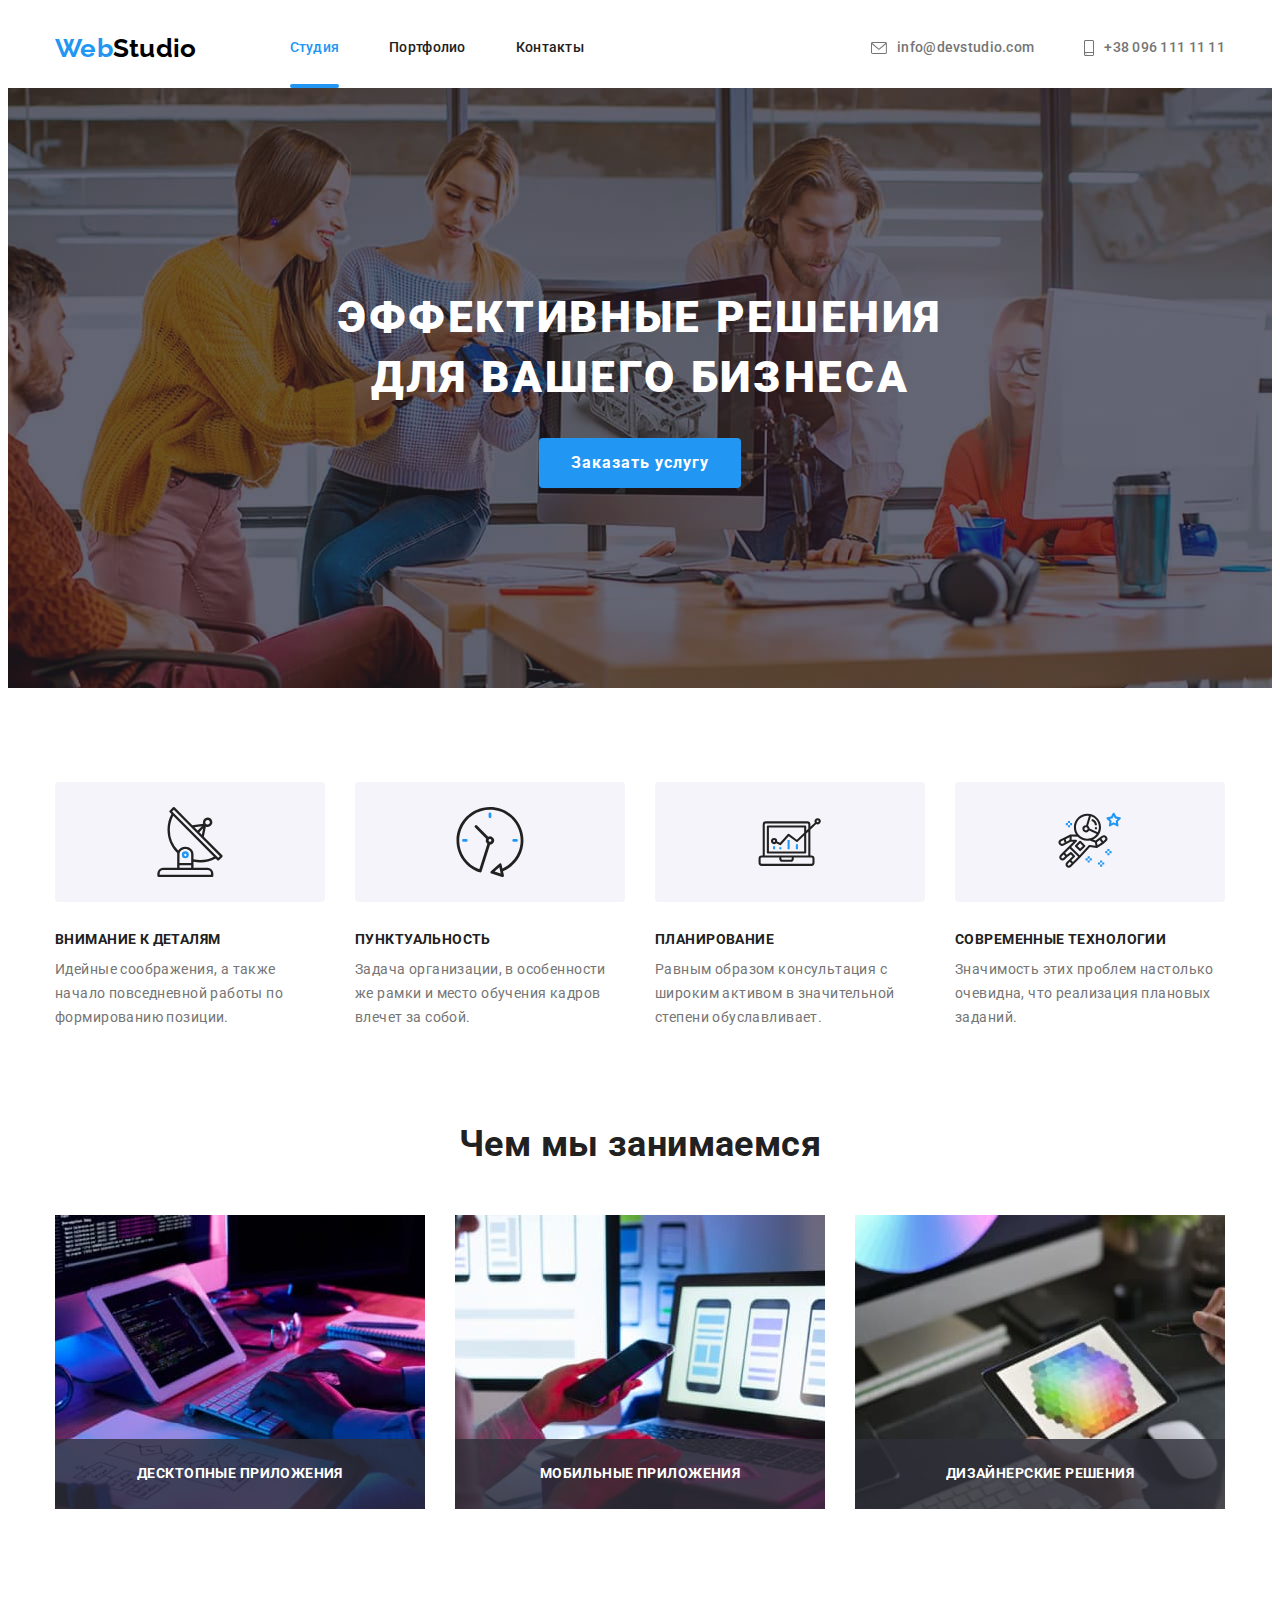
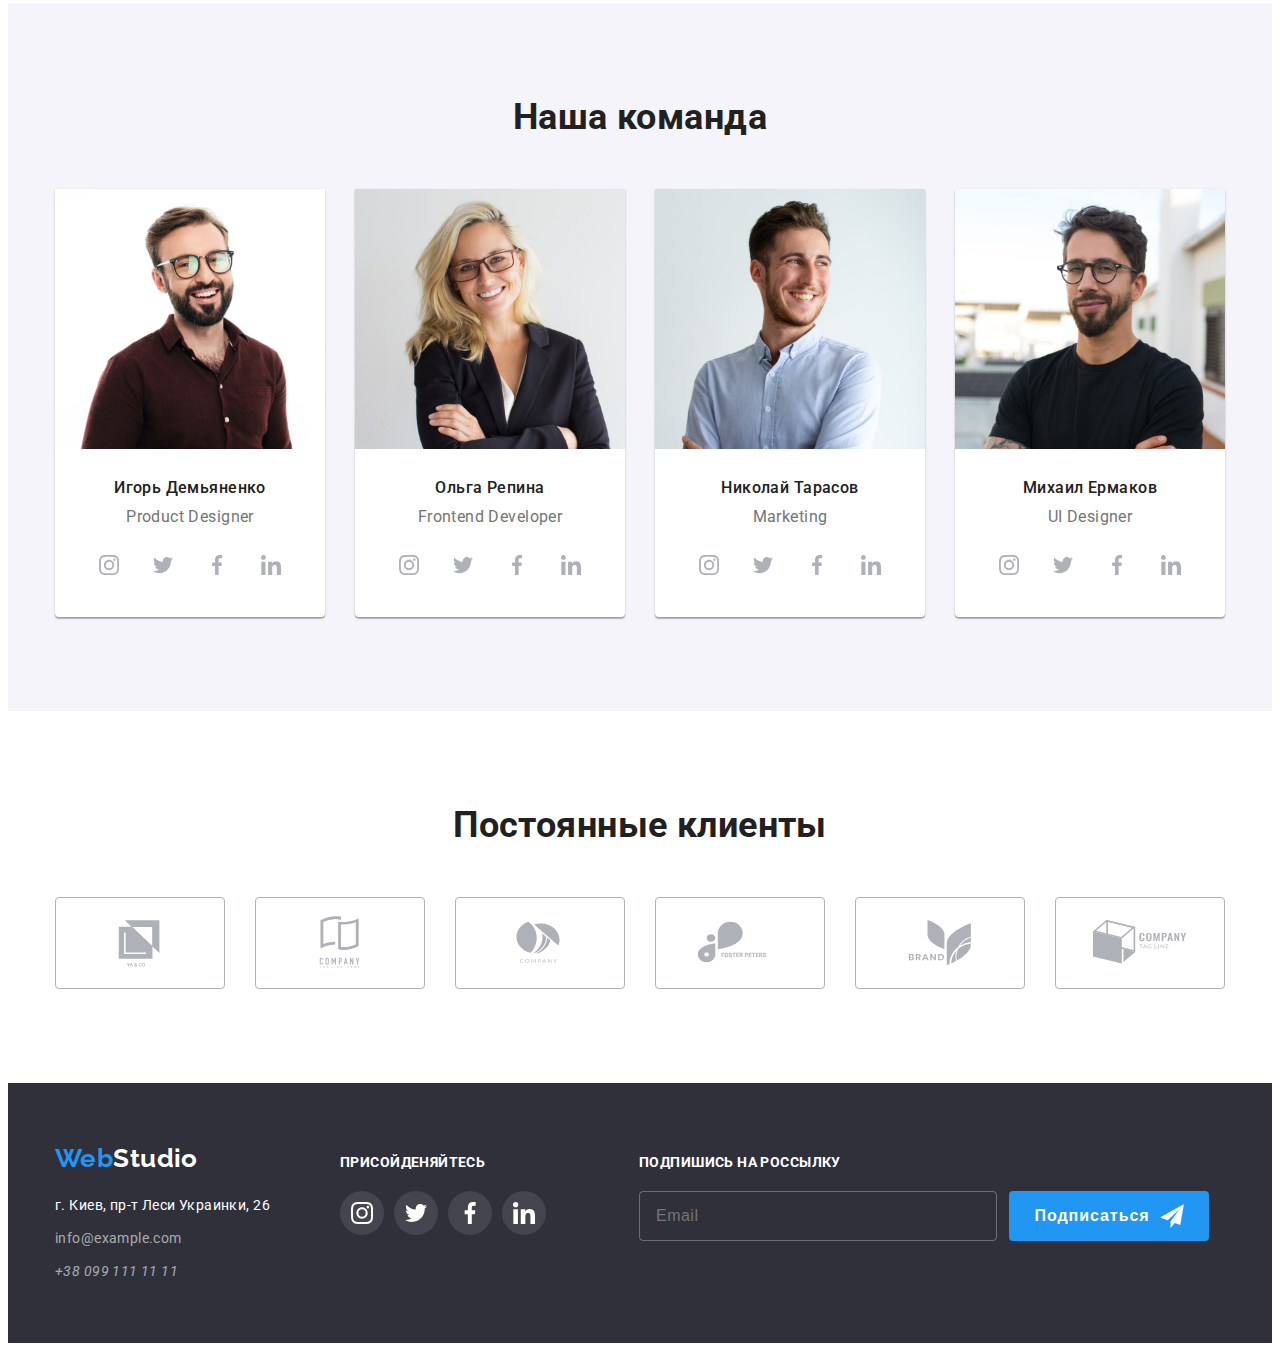
<file: index.html>
<!DOCTYPE html>
<html lang="ru">
	<head>
		<meta charset="UTF-8" />
		<meta http-equiv="X-UA-Compatible" content="IE=edge" />
		<meta name="viewport" content="width=device-width, initial-scale=1.0" />
		<title>WebStudio</title>
		<link rel="preconnect" href="https://fonts.googleapis.com" />
		<link rel="preconnect" href="https://fonts.gstatic.com" crossorigin />
		<link
			rel="stylesheet"
			href="https://cdnjs.cloudflare.com/ajax/libs/modern-normalize/1.1.0/modern-normalize.min.css"
			integrity="sha512-wpPYUAdjBVSE4KJnH1VR1HeZfpl1ub8YT/NKx4PuQ5NmX2tKuGu6U/JRp5y+Y8XG2tV+wKQpNHVUX03MfMFn9Q=="
			crossorigin="anonymous"
			referrerpolicy="no-referrer"
		/>
		<link
			href="https://fonts.googleapis.com/css2?family=Raleway:wght@700&family=Roboto:wght@400;500;700;900&display=swap"
			rel="stylesheet"
		/>
		<link rel="stylesheet" href="./css/styles.css" />
	</head>
	<body>
		<!------------------- header --------------------->
		<header class="header">
			<div class="header-container container">
				<nav class="header-nav header-container">
					<a href="./index.html" class="header-logo logo link" lang="en"><span class="logo-part">Web</span>Studio</a>
					<ul class="header-list list header-container">
						<li class="header-item">
							<a href="./index.html" class="header-link header link accent current">Студия</a>
						</li>
						<li class="header-item">
							<a href="./portfolio.html" class="header-link header link accent">Портфолио</a>
						</li>
						<li class="header-item">
							<a href="" class="header-link header link accent">Контакты</a>
						</li>
					</ul>
				</nav>
				<ul class="header-address list header-container">
					<li class="header-contact">
						<a href="mailto:info@devstudio.com" class="header-mail header link accent">
							<svg class="mail-logo icon" width="16" height="12">
								<use href="./images/icon-svg.svg#icon-mail"></use>
							</svg>
							info@devstudio.com
						</a>
					</li>
					<li class="header-contact">
						<a href="tel:+380961111111" class="header-tel header link accent">
							<svg class="phone-logo icon" width="10" height="16">
								<use href="./images/icon-svg.svg#icon-phone"></use>
							</svg>
							+38 096 111 11 11</a
						>
					</li>
				</ul>
			</div>
		</header>
		<!-------------------- hero --------------------->
		<main>
			<section class="hero">
				<div class="container">
					<!--Эффективные решения для вашего бизнеса-->
					<h1 class="hero-title">Эффективные решения для вашего бизнеса</h1>
					<button type="button" class="hero-button" data-modal-open>Заказать услугу</button>
				</div>
			</section>
			<!-------------------- benefits --------------------->

			<section class="benefits section">
				<!--скрыть при помощи css (скрытый текст)-->
				<div class="container">
					<h2 class="benefits-title visually-hidden">Особенности компании</h2>
					<ul class="benefits-list list">
						<li class="benefits-item">
							<div class="benefits-img">
								<svg class="benefits-icon" width="70" height="70">
									<use href="./images/icon-svg.svg#icon-antenna"></use>
								</svg>
							</div>
							<h3 class="benefits-pre-text">Внимание к деталям</h3>
							<p class="benefits-text">
								Идейные соображения, а также начало повседневной работы по формированию позиции.
							</p>
						</li>
						<li class="benefits-item">
							<div class="benefits-img">
								<svg class="benefits-icon" width="70" height="70">
									<use href="./images/icon-svg.svg#icon-clock"></use>
								</svg>
							</div>
							<h3 class="benefits-pre-text">Пунктуальность</h3>
							<p class="benefits-text">
								Задача организации, в особенности же рамки и место обучения кадров влечет за собой.
							</p>
						</li>
						<li class="benefits-item">
							<div class="benefits-img">
								<svg class="benefits-icon" width="70" height="70">
									<use href="./images/icon-svg.svg#icon-diagram"></use>
								</svg>
							</div>
							<h3 class="benefits-pre-text">Планирование</h3>
							<p class="benefits-text">
								Равным образом консультация с широким активом в значительной степени обуславливает.
							</p>
						</li>
						<li class="benefits-item">
							<div class="benefits-img">
								<svg class="benefits-icon" width="70" height="70">
									<use href="./images/icon-svg.svg#icon-astronaut"></use>
								</svg>
							</div>
							<h3 class="benefits-pre-text">Современные технологии</h3>
							<p class="benefits-text">Значимость этих проблем настолько очевидна, что реализация плановых заданий.</p>
						</li>
					</ul>
				</div>
			</section>
			<!-------------------- inform --------------------->
			<section class="inform section">
				<div class="container">
					<h2 class="inform-title title">Чем мы занимаемся</h2>
					<ul class="inform-list list">
						<li class="inform-item">
							<div class="inform-img-thumb">
								<img src="./images/img.jpg" alt="написание кода" width="370" height="294" class="inform-image" />

								<p class="text-inform">Десктопные приложения</p>
							</div>
						</li>
						<li class="inform-item">
							<div class="inform-img-thumb">
								<img
									src="./images/img-second.jpg"
									alt="разработка интерфеса"
									width="370"
									height="294"
									class="inform-image"
								/>
								<p class="text-inform">Мобильные приложения</p>
							</div>
						</li>
						<li class="inform-item">
							<div class="inform-img-thumb">
								<img src="./images/img-3.jpg" alt="дизайн" width="370" height="294" class="inform-image" />
								<p class="text-inform">Дизайнерские решения</p>
							</div>
						</li>
					</ul>
				</div>
			</section>
			<!-------------------- personal --------------------->
			<section class="personal section">
				<div class="container">
					<h2 class="personal-title title">Наша команда</h2>
					<ul class="personal-list">
						<li class="personal-item list">
							<img
								src="./images/ProductDesigner.jpg"
								alt="Product_Designer"
								width="270"
								height="260"
								class="personal-image"
							/>
							<div class="card-team">
								<h3 class="personal-name">Игорь Демьяненко</h3>
								<p class="personal-text">Product Designer</p>
								<ul class="personal-soc list">
									<li class="personal-soc-item">
										<a href="" target="blank" rel="nofollow noopener noreferrer" class="personal-soc-link link"
											><svg class="personal-soc-icon">
												<use href="./images/icon-svg.svg#icon-instagram"></use></svg
										></a>
									</li>
									<li class="personal-soc-item">
										<a href="" target="blank" rel="nofollow noopener noreferrer" class="personal-soc-link link"
											><svg class="personal-soc-icon">
												<use href="./images/icon-svg.svg#icon-twitter"></use></svg
										></a>
									</li>
									<li class="personal-soc-item">
										<a href="" target="blank" rel="nofollow noopener noreferrer" class="personal-soc-link link"
											><svg class="personal-soc-icon">
												<use href="./images/icon-svg.svg#icon-facebook"></use></svg
										></a>
									</li>
									<li class="personal-soc-item">
										<a href="" target="blank" rel="nofollow noopener noreferrer" class="personal-soc-link link"
											><svg class="personal-soc-icon">
												<use href="./images/icon-svg.svg#icon-linkedin"></use></svg
										></a>
									</li>
								</ul>
							</div>
						</li>
						<li class="personal-item list">
							<img
								src="./images/FrontendDeveloper.jpg"
								alt="FrontendDeveloper"
								width="270"
								height="260"
								class="personal-image"
							/>
							<div class="card-team">
								<h3 class="personal-name">Ольга Репина</h3>
								<p class="personal-text">Frontend Developer</p>
								<ul class="personal-soc list">
									<li class="personal-soc-item">
										<a href="" target="blank" rel="nofollow noopener noreferrer" class="personal-soc-link link"
											><svg class="personal-soc-icon">
												<use href="./images/icon-svg.svg#icon-instagram"></use></svg
										></a>
									</li>
									<li class="personal-soc-item">
										<a href="" target="blank" rel="nofollow noopener noreferrer" class="personal-soc-link link"
											><svg class="personal-soc-icon">
												<use href="./images/icon-svg.svg#icon-twitter"></use></svg
										></a>
									</li>
									<li class="personal-soc-item">
										<a href="" target="blank" rel="nofollow noopener noreferrer" class="personal-soc-link link"
											><svg class="personal-soc-icon">
												<use href="./images/icon-svg.svg#icon-facebook"></use></svg
										></a>
									</li>
									<li class="personal-soc-item">
										<a href="" target="blank" rel="nofollow noopener noreferrer" class="personal-soc-link link"
											><svg class="personal-soc-icon">
												<use href="./images/icon-svg.svg#icon-linkedin"></use></svg
										></a>
									</li>
								</ul>
							</div>
						</li>
						<li class="personal-item list">
							<img src="./images/Marketing.jpg" alt="Marketing" width="270" height="260" class="personal-image" />
							<div class="card-team">
								<h3 class="personal-name">Николай Тарасов</h3>
								<p class="personal-text">Marketing</p>
								<ul class="personal-soc list">
									<li class="personal-soc-item">
										<a href="" target="blank" rel="nofollow noopener noreferrer" class="personal-soc-link link"
											><svg class="personal-soc-icon">
												<use href="./images/icon-svg.svg#icon-instagram"></use></svg
										></a>
									</li>
									<li class="personal-soc-item">
										<a href="" target="blank" rel="nofollow noopener noreferrer" class="personal-soc-link link"
											><svg class="personal-soc-icon">
												<use href="./images/icon-svg.svg#icon-twitter"></use></svg
										></a>
									</li>
									<li class="personal-soc-item">
										<a href="" target="blank" rel="nofollow noopener noreferrer" class="personal-soc-link link"
											><svg class="personal-soc-icon">
												<use href="./images/icon-svg.svg#icon-facebook"></use></svg
										></a>
									</li>
									<li class="personal-soc-item">
										<a href="" target="blank" rel="nofollow noopener noreferrer" class="personal-soc-link link"
											><svg class="personal-soc-icon">
												<use href="./images/icon-svg.svg#icon-linkedin"></use></svg
										></a>
									</li>
								</ul>
							</div>
						</li>
						<li class="personal-item list">
							<img src="./images/UIDesigner.jpg" alt="UIDesigner" width="270" height="260" class="personal-image" />
							<div class="card-team">
								<h3 class="personal-name">Михаил Ермаков</h3>
								<p class="personal-text">UI Designer</p>
								<ul class="personal-soc list">
									<li class="personal-soc-item">
										<a href="" target="blank" rel="nofollow noopener noreferrer" class="personal-soc-link link"
											><svg class="personal-soc-icon">
												<use href="./images/icon-svg.svg#icon-instagram"></use></svg
										></a>
									</li>
									<li class="personal-soc-item">
										<a href="" target="blank" rel="nofollow noopener noreferrer" class="personal-soc-link link"
											><svg class="personal-soc-icon">
												<use href="./images/icon-svg.svg#icon-twitter"></use></svg
										></a>
									</li>
									<li class="personal-soc-item">
										<a href="" target="blank" rel="nofollow noopener noreferrer" class="personal-soc-link link"
											><svg class="personal-soc-icon">
												<use href="./images/icon-svg.svg#icon-facebook"></use></svg
										></a>
									</li>
									<li class="personal-soc-item">
										<a href="" target="blank" rel="nofollow noopener noreferrer" class="personal-soc-link link"
											><svg class="personal-soc-icon">
												<use href="./images/icon-svg.svg#icon-linkedin"></use></svg
										></a>
									</li>
								</ul>
							</div>
						</li>
					</ul>
				</div>
			</section>
		</main>
		<!-------------------- client --------------------->
		<section class="client-section section">
			<div class="our-client container">
				<h2 class="title-client title">Постоянные клиенты</h2>
				<ul class="list list-client">
					<li class="item-client">
						<a href="" class="link client-link" target="_blank" rel="noreferrer noopener nofollow">
							<svg class="client-icon">
								<use href="./images/icon-svg.svg#icon-yaco"></use>
							</svg>
						</a>
					</li>
					<li class="item-client">
						<a href="" class="link client-link" target="_blank" rel="noreferrer noopener nofollow">
							<svg class="client-icon">
								<use href="./images/icon-svg.svg#icon-tagle-here"></use>
							</svg>
						</a>
					</li>
					<li class="item-client">
						<a href="" class="link client-link" target="_blank" rel="noreferrer noopener nofollow">
							<svg class="client-icon">
								<use href="./images/icon-svg.svg#icon-company"></use>
							</svg>
						</a>
					</li>
					<li class="item-client">
						<a href="" class="link client-link" target="_blank" rel="noreferrer noopener nofollow">
							<svg class="client-icon">
								<use href="./images/icon-svg.svg#icon-foster-peters"></use>
							</svg>
						</a>
					</li>
					<li class="item-client">
						<a href="" class="link client-link" target="_blank" rel="noreferrer noopener nofollow">
							<svg class="client-icon">
								<use href="./images/icon-svg.svg#icon-brend"></use>
							</svg>
						</a>
					</li>
					<li class="item-client">
						<a href="" class="link client-link" target="_blank" rel="noreferrer noopener nofollow">
							<svg class="client-icon">
								<use href="./images/icon-svg.svg#icon-company-tag-line"></use>
							</svg>
						</a>
					</li>
				</ul>
			</div>
		</section>
		<!-------------------- contacts-footer --------------------->
		<footer class="footer">
			<div class="footer-container container">
				<div class="footer-secsion">
					<a href="./index.html" class="footer-logo logo link" lang="en"><span class="logo-part">Web</span>Studio</a>
					<address class="contact-footer">
						<ul class="contact-list list">
							<li class="contact-item">
								<a
									href="https://goo.gl/maps/FX4csDSYSpoSxQZz6"
									target="_blank"
									rel="noopener nofollow noreferrer"
									class="contact-link contact link btn-accent"
								>
									г. Киев, пр-т Леси Украинки, 26
								</a>
							</li>
							<li class="contact-item">
								<a href="mailto:info@example.com" class="contact-mail contact link btn-accent">info@example.com</a>
							</li>
							<li class="contact-item">
								<a href="tel:+380991111111" class="contact-tel contact link btn-accent">+38 099 111 11 11</a>
							</li>
						</ul>
					</address>
				</div>
				<!-------------------- contacts-footer-soc --------------------->
				<div class="contacts-footer-soc">
					<p class="text-footer-soc">Присойденяйтесь</p>
					<ul class="list list-footer-soc">
						<li class="item-footer-soc">
							<a href="" target="_blank" rel="noreferrer nofollow noopener" class="link link-footer-soc">
								<svg class="icon-footer-soc">
									<use href="./images/icon-svg.svg#icon-instagram"></use>
								</svg>
							</a>
						</li>
						<li class="item-footer-soc">
							<a href="" target="_blank" rel="noreferrer nofollow noopener" class="link link-footer-soc">
								<svg class="icon-footer-soc">
									<use href="./images/icon-svg.svg#icon-twitter"></use>
								</svg>
							</a>
						</li>
						<li class="item-footer-soc">
							<a href="" target="_blank" rel="noreferrer nofollow noopener" class="link link-footer-soc">
								<svg class="icon-footer-soc">
									<use href="./images/icon-svg.svg#icon-facebook"></use>
								</svg>
							</a>
						</li>
						<li class="item-footer-soc">
							<a href="" target="_blank" rel="noreferrer nofollow noopener" class="link link-footer-soc">
								<svg class="icon-footer-soc">
									<use href="./images/icon-svg.svg#icon-linkedin"></use>
								</svg>
							</a>
						</li>
					</ul>
				</div>
				<!-------------------- subscription-tg  --------------------->
				<div class="">
					<p class="footer-email-tg">Подпишись на россылку</p>
					<form class="thumb-subscription">
						<input type="email" name="email-telegream" class="subscription-tg" placeholder="Email" />
						<button type="submit" class="button-tg">
							Подписаться<svg class="icon-tg" width="24" height="24">
								<use href="./images/icon-svg.svg#icon-send"></use>
							</svg>
						</button>
					</form>
				</div>
			</div>
		</footer>

		<!-------------------- backdrop --------------------->
		<div class="backdrop is-hidden" data-modal>
			<div class="modal">
				<button type="button" class="icon-close" data-modal-close>
					<svg class="icon-btn" width="18" height="18">
						<use href="./images/icon-svg.svg#icon-close"></use>
					</svg>
				</button>

				<p class="modal-title">Оставьте свои данные, мы вам перезвоним</p>
				<form class="modal-form">
					<div class="input-field">
						<label for="name" class="input-label">Имя</label>
						<div class="input-wrap">
							<input type="text" name="name" class="modal-input" id="name" placeholder="" required />
							<svg class="modal-svg" width="18" height="18">
								<use href="./images/icon-svg.svg#icon-person"></use>
							</svg>
						</div>
					</div>

					<div class="input-field">
						<label for="tel" class="input-label">Телефон</label>
						<div class="input-wrap">
							<input type="tel" name="tel" class="modal-input" id="tel" placeholder="" required />
							<svg class="modal-svg" width="18" height="18">
								<use href="./images/icon-svg.svg#icon-phone"></use>
							</svg>
						</div>
					</div>

					<div class="input-field">
						<label for="email" class="input-label">Почта</label>
						<div class="input-wrap">
							<input type="email" name="mail" class="modal-input" id="email" placeholder="" required />
							<svg class="modal-svg" width="18" height="18">
								<use href="./images/icon-svg.svg#icon-email"></use>
							</svg>
						</div>
					</div>

					<div class="input-field-coment">
						<label for="user-comment" class="input-label">Комментарий</label>
						<textarea
							class="modal-coment label-form input-title"
							id="user-comment"
							placeholder="Ваш комментарий"
						></textarea>
					</div>

					<div class="input-field">
						<input type="checkbox" id="politic" name="politic" class="politic-check" required />
						<label for="politic" class="chek-text">
							<span class="form-frame-icon"
								><svg class="chek-icon" width="16" height="15">
									<use href="/images/icon-svg.svg#icon-check"></use></svg
							></span>
							Соглашаюсь с рассылкой и принимаю
							<a href="#" class="terms-link link">Условия договора</a>
						</label>
					</div>
					<button type="submit" class="form-btn link">Отправить</button>
				</form>
			</div>
		</div>
		<script src="./js/modal.js"></script>
	</body>
</html>
</file>
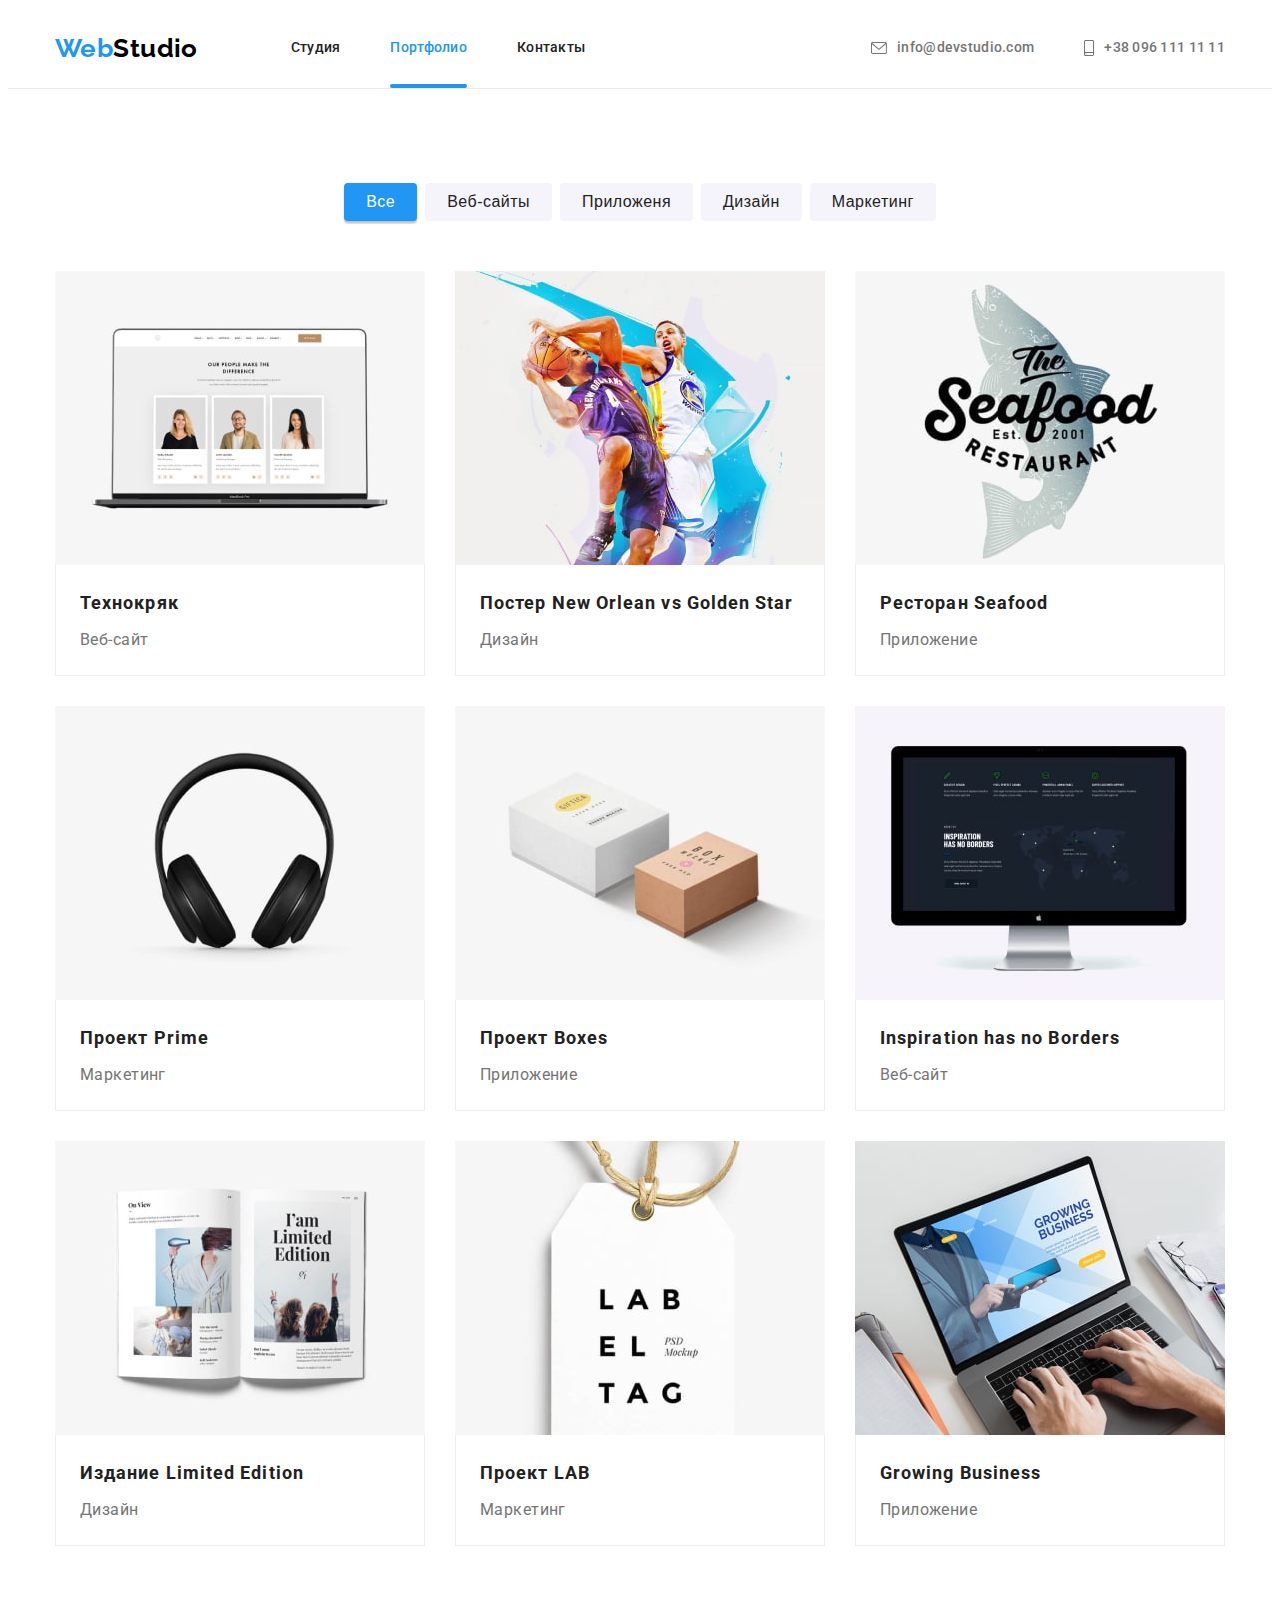
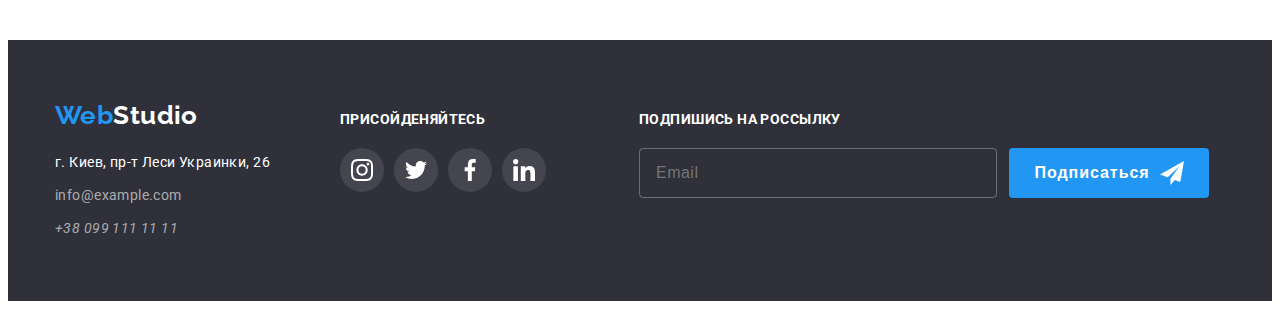
<file: portfolio.html>
<!DOCTYPE html>
<html lang="ru">
  <head>
    <meta charset="UTF-8" />
    <meta http-equiv="X-UA-Compatible" content="IE=edge" />
    <meta name="viewport" content="width=device-width, initial-scale=1.0" />
    <title>WebStudio</title>
    <link rel="preconnect" href="https://fonts.googleapis.com" />
    <link rel="preconnect" href="https://fonts.gstatic.com" crossorigin />
    <link
      rel="stylesheet"
      href="https://cdnjs.cloudflare.com/ajax/libs/modern-normalize/1.1.0/modern-normalize.min.css"
      integrity="sha512-wpPYUAdjBVSE4KJnH1VR1HeZfpl1ub8YT/NKx4PuQ5NmX2tKuGu6U/JRp5y+Y8XG2tV+wKQpNHVUX03MfMFn9Q=="
      crossorigin="anonymous"
      referrerpolicy="no-referrer"
    />
    <link
      href="https://fonts.googleapis.com/css2?family=Raleway:wght@700&family=Roboto:wght@400;500;700;900&display=swap"
      rel="stylesheet"
    />
    <link rel="stylesheet" href="./css/styles.css" />
  </head>
  <body>
    <!-------------------- header -------------------->
    <header class="header-portfolio">
      <div class="header-container container">
        <nav class="header-nav header-container">
          <a href="./index.html" class="header-logo logo link" lang="en"
            ><span class="logo-part">Web</span>Studio</a
          >
          <ul class="header-list list header-container">
            <li class="header-item">
              <a href="./index.html" class="header-link header link accent"
                >Студия</a
              >
            </li>
            <li class="header-item">
              <a
                href="./portfolio.html"
                class="header-link header link accent current"
                >Портфолио</a
              >
            </li>
            <li class="header-item">
              <a href="" class="header-link header link accent">Контакты</a>
            </li>
          </ul>
        </nav>
        <ul class="header-address list header-container">
          <li class="header-contact">
            <a
              href="mailto:info@devstudio.com"
              class="header-mail header link accent"
            >
              <svg class="mail-logo icon" width="16" height="12">
                <use href="./images/icon-svg.svg#icon-mail"></use>
              </svg>
              info@devstudio.com
            </a>
          </li>
          <li class="header-contact">
            <a href="tel:+380961111111" class="header-tel header link accent">
              <svg class="phone-logo icon" width="10" height="16">
                <use href="./images/icon-svg.svg#icon-phone"></use>
              </svg>
              +38 096 111 11 11</a
            >
          </li>
        </ul>
      </div>
    </header>
    <!-------------------- portfolio -------------------->
    <main>
      <section class="section">
        <div class="container">
          <h1 class="title-portfolio visually-hidden">portfolio</h1>
          <ul class="porfolio-list-button">
            <li class="porfolio-item list">
              <button type="button" class="portfolio-button portfolio-current">
                Все
              </button>
            </li>
            <li class="porfolio-item list">
              <button type="button" class="portfolio-button">Веб-сайты</button>
            </li>
            <li class="porfolio-item list">
              <button type="button" class="portfolio-button">Приложеня</button>
            </li>
            <li class="porfolio-item list">
              <button type="button" class="portfolio-button">Дизайн</button>
            </li>
            <li class="porfolio-item list">
              <button type="button" class="portfolio-button">Маркетинг</button>
            </li>
          </ul>
          <ul class="portfolio-list">
            <li class="portfolio-item-after list">
              <a href="" class="portfolio-link link">
                <div class="portfolio-thumb">
                  <img
                    src="./images/portfolio/technoquack.jpg"
                    alt="technoquack"
                    width="370"
                    height="294"
                    class="portfolio-img"
                  />
                  <p class="porfolio-overlay">
                    Ресурс пропонує комплексні пропозиції з різним рівнем
                    функціоналу та сервісів. Все це дозволить відвідувачу
                    отримати вичерпні відомості про компанію чи приватну особу.
                  </p>
                </div>
                <div class="portfolio-card">
                  <h2 class="portfolio-title">Технокряк</h2>
                  <p class="portfolio-text">Веб-сайт</p>
                </div>
              </a>
            </li>
            <li class="portfolio-item-after list">
              <a href="" class="portfolio-link link">
                <div class="portfolio-thumb">
                  <img
                    src="./images/portfolio/neworleanvsgoldenstar.jpg"
                    alt="neworleanvsgoldenstar"
                    width="370"
                    height="294"
                    class="portfolio-img"
                  />
                  <p class="porfolio-overlay">
                    Ресурс пропонує комплексні пропозиції з різним рівнем
                    функціоналу та сервісів. Все це дозволить відвідувачу
                    отримати вичерпні відомості про компанію чи приватну особу.
                  </p>
                </div>
                <div class="portfolio-card">
                  <h2 class="portfolio-title">
                    Постер New Orlean vs Golden Star
                  </h2>
                  <p class="portfolio-text">Дизайн</p>
                </div>
              </a>
            </li>
            <li class="portfolio-item-after list">
              <a href="" class="portfolio-link link">
                <div class="portfolio-thumb">
                  <img
                    src="./images/portfolio/seafood.jpg"
                    alt="seafood"
                    width="370"
                    height="294"
                    class="portfolio-img"
                  />
                  <p class="porfolio-overlay">
                    Ресурс пропонує комплексні пропозиції з різним рівнем
                    функціоналу та сервісів. Все це дозволить відвідувачу
                    отримати вичерпні відомості про компанію чи приватну особу.
                  </p>
                </div>
                <div class="portfolio-card">
                  <h2 class="portfolio-title">Ресторан Seafood</h2>
                  <p class="portfolio-text">Приложение</p>
                </div>
              </a>
            </li>
            <li class="portfolio-item-after list">
              <a href="" class="portfolio-link link">
                <div class="portfolio-thumb">
                  <img
                    src="./images/portfolio/prime.jpg"
                    alt="prime"
                    width="370"
                    height="294"
                    class="portfolio-img"
                  />
                  <p class="porfolio-overlay">
                    Ресурс пропонує комплексні пропозиції з різним рівнем
                    функціоналу та сервісів. Все це дозволить відвідувачу
                    отримати вичерпні відомості про компанію чи приватну особу.
                  </p>
                </div>
                <div class="portfolio-card">
                  <h2 class="portfolio-title">Проект Prime</h2>
                  <p class="portfolio-text">Маркетинг</p>
                </div>
              </a>
            </li>
            <li class="portfolio-item-after list">
              <a href="" class="portfolio-link link">
                <div class="portfolio-thumb">
                  <img
                    src="./images/portfolio/boxes.jpg"
                    alt="boxes"
                    width="370"
                    height="294"
                    class="portfolio-img"
                  />
                  <p class="porfolio-overlay">
                    Ресурс пропонує комплексні пропозиції з різним рівнем
                    функціоналу та сервісів. Все це дозволить відвідувачу
                    отримати вичерпні відомості про компанію чи приватну особу.
                  </p>
                </div>
                <div class="portfolio-card">
                  <h2 class="portfolio-title">Проект Boxes</h2>
                  <p class="portfolio-text">Приложение</p>
                </div>
              </a>
            </li>
            <li class="portfolio-item-after list">
              <a href="" class="portfolio-link link">
                <div class="portfolio-thumb">
                  <img
                    src="./images/portfolio/inspirationborders.jpg"
                    alt="inspirationhasnoborders"
                    width="370"
                    height="294"
                    class="portfolio-img"
                  />
                  <p class="porfolio-overlay">
                    Ресурс пропонує комплексні пропозиції з різним рівнем
                    функціоналу та сервісів. Все це дозволить відвідувачу
                    отримати вичерпні відомості про компанію чи приватну особу.
                  </p>
                </div>
                <div class="portfolio-card">
                  <h2 class="portfolio-title">Inspiration has no Borders</h2>
                  <p class="portfolio-text po">Веб-сайт</p>
                </div>
              </a>
            </li>
            <li class="portfolio-item-after list">
              <a href="" class="portfolio-link link">
                <div class="portfolio-thumb">
                  <img
                    src="./images/portfolio/limitededition.jpg"
                    alt="limitededition"
                    width="370"
                    height="294"
                    class="portfolio-img"
                  />
                  <p class="porfolio-overlay">
                    Ресурс пропонує комплексні пропозиції з різним рівнем
                    функціоналу та сервісів. Все це дозволить відвідувачу
                    отримати вичерпні відомості про компанію чи приватну особу.
                  </p>
                </div>
                <div class="portfolio-card">
                  <h2 class="portfolio-title">Издание Limited Edition</h2>
                  <p class="portfolio-text">Дизайн</p>
                </div>
              </a>
            </li>
            <li class="portfolio-item-after list">
              <a href="" class="portfolio-link link">
                <div class="portfolio-thumb">
                  <img
                    src="./images/portfolio/lab.jpg"
                    alt="labproject"
                    width="370"
                    height="294"
                    class="portfolio-img"
                  />
                  <p class="porfolio-overlay">
                    Ресурс пропонує комплексні пропозиції з різним рівнем
                    функціоналу та сервісів. Все це дозволить відвідувачу
                    отримати вичерпні відомості про компанію чи приватну особу.
                  </p>
                </div>
                <div class="portfolio-card">
                  <h2 class="portfolio-title">Проект LAB</h2>
                  <p class="portfolio-text">Маркетинг</p>
                </div>
              </a>
            </li>
            <li class="portfolio-item-after list">
              <a href="" class="portfolio-link link">
                <div class="portfolio-thumb">
                  <img
                    src="./images/portfolio/growingbusiness.jpg"
                    alt="growingbusiness"
                    width="370"
                    height="294"
                    class="portfolio-img"
                  />
                  <p class="porfolio-overlay">
                    Ресурс пропонує комплексні пропозиції з різним рівнем
                    функціоналу та сервісів. Все це дозволить відвідувачу
                    отримати вичерпні відомості про компанію чи приватну особу.
                  </p>
                </div>
                <div class="portfolio-card">
                  <h2 class="portfolio-title">Growing Business</h2>
                  <p class="portfolio-text">Приложение</p>
                </div>
              </a>
            </li>
          </ul>
        </div>
      </section>
    </main>
    <!-----------------------contacts-footer-------------------->
    <footer class="footer">
      <div class="footer-container container">
        <div class="footer-secsion">
          <a href="./index.html" class="footer-logo logo link" lang="en"
            ><span class="logo-part">Web</span>Studio</a
          >
          <address class="contact-footer">
            <ul class="contact-list list">
              <li class="contact-item">
                <a
                  href="https://goo.gl/maps/FX4csDSYSpoSxQZz6"
                  target="_blank"
                  rel="noopener nofollow noreferrer"
                  class="contact-link contact link btn-accent"
                >
                  г. Киев, пр-т Леси Украинки, 26
                </a>
              </li>
              <li class="contact-item">
                <a
                  href="mailto:info@example.com"
                  class="contact-mail contact link btn-accent"
                  >info@example.com</a
                >
              </li>
              <li class="contact-item">
                <a
                  href="tel:+380991111111"
                  class="contact-tel contact link btn-accent"
                  >+38 099 111 11 11</a
                >
              </li>
            </ul>
          </address>
        </div>
        <!-------------------- contacts-footer-soc --------------------->
        <div class="contacts-footer-soc">
          <p class="text-footer-soc">Присойденяйтесь</p>
          <ul class="list list-footer-soc">
            <li class="item-footer-soc">
              <a
                href=""
                target="_blank"
                rel="noreferrer nofollow noopener"
                class="link link-footer-soc"
              >
                <svg class="icon-footer-soc">
                  <use href="./images/icon-svg.svg#icon-instagram"></use>
                </svg>
              </a>
            </li>
            <li class="item-footer-soc">
              <a
                href=""
                target="_blank"
                rel="noreferrer nofollow noopener"
                class="link link-footer-soc"
              >
                <svg class="icon-footer-soc">
                  <use href="./images/icon-svg.svg#icon-twitter"></use>
                </svg>
              </a>
            </li>
            <li class="item-footer-soc">
              <a
                href=""
                target="_blank"
                rel="noreferrer nofollow noopener"
                class="link link-footer-soc"
              >
                <svg class="icon-footer-soc">
                  <use href="./images/icon-svg.svg#icon-facebook"></use>
                </svg>
              </a>
            </li>
            <li class="item-footer-soc">
              <a
                href=""
                target="_blank"
                rel="noreferrer nofollow noopener"
                class="link link-footer-soc"
              >
                <svg class="icon-footer-soc">
                  <use href="./images/icon-svg.svg#icon-linkedin"></use>
                </svg>
              </a>
            </li>
          </ul>
        </div>
        <!-------------------- subscription-tg  --------------------->
        <div class="">
          <p class="footer-email-tg">Подпишись на россылку</p>
          <form class="thumb-subscription">
            <input
              type="email"
              name="email-telegream"
              class="subscription-tg"
              placeholder="Email"
            />
            <button type="submit" class="button-tg">
              Подписаться<svg class="icon-tg" width="24" height="24">
                <use href="./images/icon-svg.svg#icon-send"></use>
              </svg>
            </button>
          </form>
        </div>
      </div>
    </footer>
  </body>
</html>
</file>
<file: css/styles.css>
:root {
	--background-white-color: #fff;
	--accent-blue-color: #2196f3;
	--text-link-color: #212121;
	--logo-black-color: #000000;
	--hero-white-color: #fff;
	--background-hero-color: #2f303a; /*тимчасово*/
	--main-body-color: #757575;
	--btn-black-color: #212121;
	--btn-back-color: #2196f3;
	--btn-white-color: #fff;
	--header-link-color: #212121;
	--personal-back-color: #f5f4fa;
	--footer-contact-color: rgba(255, 255, 255, 0.6);
	--footer-text-white: #fff;
	--portfolio-btn-background-color: #f5f4fa;
	--portfolio-btn-txt-color: #212121;
	--btn-back-hover-color: #188ce8;
	--card-back-personal-color: #fff;
	--card-back-portfolio-color: #fff;
	--icon-color-back: #afb1b8;
	--footer-icon-color: #ffffff;
	--footer-icon-back: rgba(255, 255, 255, 0.1);
	--border-client-icon: #afb1b8;
	--client-icon: #afb1b8;
	--background-benefits-icon: #f5f4fa;
	--back-inform-text-color: rgba(47, 48, 58, 0.8);
	--timing-function: cubic-bezier(0.4, 0, 0.2, 1);
	--backdrop-back-color: rgba(0, 0, 0, 0.2);
	--moadal-title-color: #212121;
}
body {
	font-family: "Roboto", sans-serif;
	letter-spacing: 0.03em;
	color: var(--main-body-color);
	font-size: 14px;
	background-color: var(--background-white-color);
}

p,
h1,
h2,
h3,
h4,
h5,
h6 {
	margin: 0;
}
ul {
	margin: 0;
	padding-left: 0;
}
img {
	display: block;
	max-width: 100%;
	height: auto;
}
button {
	display: block;
	margin: 0 auto;
	cursor: pointer;
	border: none;
	border-radius: 4px;
}
.container {
	width: 1200px;
	padding-left: 15px;
	padding-right: 15px;
	margin: 0 auto;
}
.section {
	padding-top: 94px;
	padding-bottom: 94px;
}
.list {
	margin: 0;
	padding-left: 0;
	list-style: none;
}
.link {
	text-decoration: none;
}
.visually-hidden {
	position: absolute;
	white-space: nowrap;
	width: 1px;
	height: 1px;
	overflow: hidden;
	border: 0;
	padding: 0;
	clip: rect(0 0 0 0);
	clip-path: inset(50%);
	margin: -1px;
}
*,
*::before,
*::after {
	box-sizing: border-box;
}

/*-------------------- header ---------------------*/
.header-container {
	display: flex;
	align-items: center;
}
.header-list {
	display: flex;
}
.header-list .header-item + .header-item {
	margin-left: 50px;
}
.header-logo {
	display: inline;
	margin-right: 93px;
}
.logo {
	font-family: "Raleway", sans-serif;
	color: var(--logo-black-color);
	font-weight: 700;
	font-size: 26px;
	line-height: 1.19;
}
.title {
	font-weight: 700;
	font-size: 36px;
	line-height: 1.16;
	text-align: center;
	color: var(--text-link-color);
}
.header {
	display: flex;
	align-items: center;
	font-weight: 500;
	line-height: 1.14;
	letter-spacing: 0.02em;
	transition-property: color;
	transition-duration: 250ms;
	transition-timing-function: cubic-bezier(0.4, 0, 0.2, 1);
}

.header-logo span {
	color: var(--accent-blue-color);
}
.header-link {
	position: relative;
	display: block;
	padding-top: 32px;
	padding-bottom: 32px;

	color: var(--header-link-color);
}
.header-address {
	display: flex;
	margin-left: auto;
}
.header-address .header-contact + .header-contact {
	margin-left: 50px;
}
.accent:hover,
.accent:focus {
	color: var(--accent-blue-color);
}

.header-mail,
.header-tel {
	color: var(--main-body-color);
}
.icon {
	margin-right: 10px;
	fill: currentColor;
}
.current {
	color: var(--accent-blue-color);
}
.current::after {
	content: "";
	position: absolute;
	left: 0;
	bottom: 0;
	display: block;
	width: 100%;
	height: 4px;
	border-radius: 2px;
	background: var(--accent-blue-color);
}

/*-------------------- hero --------------------*/
.hero {
	text-align: center;
	background-color: var(--background-hero-color);
	background-image: linear-gradient(rgba(47, 48, 58, 0.4), rgba(47, 48, 58, 0.4)), url(../images/hero-img.jpg);
	background-repeat: no-repeat;
	background-position: center;
	background-size: cover;
	max-width: 1600px;
	height: 600px;
	margin: 0 auto;

	padding-top: 200px;
	padding-bottom: 200px;
}
.hero-title {
	width: 696px;
	margin-left: auto;
	margin-right: auto;
	margin-bottom: 30px;
	font-weight: 900;
	font-size: 44px;
	line-height: 1.36;
	text-align: center;
	letter-spacing: 0.06em;
	text-transform: uppercase;
	color: var(--hero-white-color);
}
.hero-button {
	padding: 10px 32px;
	border: 0px;

	font-family: inherit;
	font-style: normal;
	font-weight: 700;
	font-size: 16px;
	line-height: 1.88;
	letter-spacing: 0.06em;
	color: var(--btn-white-color);
	background-color: var(--btn-back-color);
	cursor: pointer;
}
.hero-button:hover,
.hero-button:focus {
	background-color: var(--btn-back-hover-color);
	box-shadow: 0px 4px 4px rgba(0, 0, 0, 0.15);
}

/*-------------------- benefits --------------------*/
.benefits-list {
	display: flex;
	column-gap: 30px;
}
.benefits-img {
	display: flex;
	justify-content: center;
	align-items: center;
	gap: 30px;

	width: 270px;
	height: 120px;
	background-color: var(--background-benefits-icon);
	border-radius: 4px;
	margin-bottom: 30px;
}
.benefits-item {
	width: calc((100% - 90px) / 4);
}
.benefits-pre-text {
	margin-bottom: 10px;
	font-size: 14px;
	font-weight: 700;
	line-height: 1.14;
	color: var(--text-link-color);
	text-transform: uppercase;
}
.benefits-text {
	line-height: 1.71;
}
/*-------------------- inform --------------------*/
.inform {
	padding-top: 0;
}
.inform-list {
	display: flex;
	column-gap: 30px;
}
.inform-item {
	width: calc((100% - 60px) / 3);
}
.inform-title {
	margin-bottom: 50px;
}
.inform-img-thumb {
	position: relative;
}
.text-inform {
	position: absolute;
	display: flex;
	justify-content: center;
	align-items: center;
	bottom: 0;
	width: 370px;
	height: 70px;

	font-weight: 700;
	font-size: 14px;
	line-height: 1.14;
	letter-spacing: 0.03em;
	text-transform: uppercase;

	color: var(--btn-white-color);
	background: var(--back-inform-text-color);
}
/*-------------------- personal --------------------*/
.personal {
	background-color: var(--personal-back-color);
}
.personal-list {
	display: flex;
	column-gap: 30px;
}
.personal-item {
	width: calc((100% - 90px) / 4);
	max-width: 100%;
	height: auto;

	background: var(--card-back-personal-color);
	box-shadow: 0px 1px 3px rgba(0, 0, 0, 0.12), 0px 1px 1px rgba(0, 0, 0, 0.14), 0px 2px 1px rgba(0, 0, 0, 0.2);
	border-radius: 0px 0px 4px 4px;
}
.card-team {
	padding: 30px 0;
}
.personal-name {
	margin-bottom: 10px;
	text-align: center;
	font-weight: 500;
	font-size: 16px;
	line-height: 1.18;
	color: var(--text-link-color);
}
.personal-text {
	text-align: center;
	font-size: 16px;
	line-height: 1.18;
	margin-bottom: 16px;
}
.personal-title {
	margin-bottom: 50px;
}
.personal-soc {
	display: flex;
	justify-content: center;
	gap: 10px;
}
.personal-soc-link {
	display: flex;
	align-items: center;
	justify-content: center;
	width: 44px;
	height: 44px;
	border-radius: 50%;
	color: var(--border-client-icon);
	transition-property: color, background-color;
	transition-duration: 250ms;
	transition-timing-function: cubic-bezier(0.4, 0, 0.2, 1);
}
.personal-soc-icon {
	fill: currentColor;
	width: 20px;
	height: 20px;
}
.personal-soc-link:hover,
.personal-soc-link:focus {
	background-color: var(--accent-blue-color);
	color: var(--btn-white-color);
}

/*-----------------------client---------------------------- */
.title-client {
	margin-bottom: 50px;
}
.list-client {
	display: flex;
	justify-content: center;
	gap: 30px;
}
.client-link {
	display: flex;
	justify-content: center;
	align-items: center;
	border: 1px solid var(--border-client-icon);
	color: var(--client-icon);
	border-radius: 4px;
	width: 170px;
	height: 92px;
	transition-property: color, border-color;
	transition-duration: 250ms;
	transition-timing-function: cubic-bezier(0.4, 0, 0.2, 1);
}
.client-link:hover,
.client-link:focus {
	border-color: var(--accent-blue-color);
	color: var(--accent-blue-color);
}

.client-icon {
	fill: currentColor;
	width: 106px;
	height: 60px;
}

/*------------------ contacts-footer ------------*/
.footer-container {
	display: flex;
	align-items: baseline;
}
.footer-secsion {
	margin-right: 70px;
}
.footer {
	background-color: var(--background-hero-color);
	padding: 60px 0;
}
.footer-logo {
	display: block;
	color: var(--hero-white-color);
	margin-bottom: 20px;
}
.logo-part {
	color: var(--accent-blue-color);
}
.contact-item:not(:last-child) {
	font-style: normal;
	margin-bottom: 9px;
}
.contact {
	line-height: 1.71;
}
.contact-mail,
.contact-tel {
	color: rgba(255, 255, 255, 0.6);
}
.contact-link {
	color: var(--footer-text-white);
}
.btn-accent:hover,
.btn-accent:focus {
	color: var(--accent-blue-color);
}

/* ----------------contacts-footer-soc------------------ */

.contacts-footer-soc {
	margin-right: 93px;
}
.list-footer-soc {
	display: flex;
	gap: 10px;
}

.text-footer-soc {
	margin-bottom: 20px;

	font-weight: 700;
	font-size: 14px;
	line-height: 1.14;
	letter-spacing: 0.03em;
	text-transform: uppercase;
	color: var(--footer-text-white);
}
.link-footer-soc {
	display: flex;
	align-items: center;
	justify-content: center;
	color: var(--footer-icon-color);
	transition-property: background-color;
	transition-duration: 250ms;
	transition-timing-function: cubic-bezier(0.4, 0, 0.2, 1);

	width: 44px;
	height: 44px;
	border-radius: 50%;
	background-color: var(--footer-icon-back);
	background-repeat: no-repeat;
	background-position: center;
	background-size: cover;
	max-width: 1600px;
	margin: 0 auto;
}
.link-footer-soc:hover,
.link-footer-soc:focus {
	background-color: var(--accent-blue-color);
}
.icon-footer-soc {
	width: 22px;
	height: 22px;
	fill: currentColor;
}
/*--------------------- subscription-tg --------------------*/

.footer-email-tg {
	font-weight: 700;
	font-size: 14px;
	line-height: 1.14;
	letter-spacing: 0.03em;
	text-transform: uppercase;
	margin-bottom: 20px;
	color: var(--btn-white-color);
}
.thumb-subscription {
	position: relative;
	display: flex;
	text-align: center;
}
.tg-lable {
	position: absolute;
	top: 50%;
	transform: translateY(-50%);
	padding-left: 16px;
	color: var(--footer-text-white);
}
.subscription-tg {
	width: 358px;
	height: 50px;
	border: 1px solid rgba(255, 255, 255, 0.3);
	box-shadow: (0px 4px 4px rgba(0, 0, 0, 0.15));
	border-radius: 4px;
	background-color: transparent;
	color: var(--footer-text-white);

	font-weight: 400;
	font-size: 16px;
	line-height: 1.25;
	letter-spacing: 0.03em;
	margin-right: 12px;
	padding-left: 16px;
	transition-property: border-color;
	transition-duration: 250ms;
	transition-timing-function: cubic-bezier(0.4, 0, 0.2, 1);
	cursor: pointer;
}
.subscription-tg:focus,
.subscription-tg:hover {
	border-color: var(--accent-blue-color);
}
.button-tg {
	display: flex;
	justify-content: center;
	align-items: center;
	font-weight: 700;
	font-size: 16px;
	line-height: 1.88;
	letter-spacing: 0.06em;
	color: var(--btn-white-color);
	background-color: var(--btn-back-color);
	width: 200px;
	height: 50px;
}
.icon-tg {
	margin-left: 10px;
}
/*--------------------- portfolio --------------------*/
.header-portfolio {
	border-bottom: 1px solid #ececec;
}
.porfolio-list-button {
	display: flex;
	justify-content: center;
	margin-left: auto;
	margin-right: auto;
	margin-bottom: 50px;
	gap: 8px;
}
/* .porfolio-list-button > .porfolio-item:not(:last-child) {
  margin-right: 8px;
} */

.portfolio-list {
	display: flex;
	flex-wrap: wrap;
	gap: 30px;
}

.portfolio-link:hover,
.portfolio-link:focus {
	box-shadow: 0px 1px 1px rgba(0, 0, 0, 0.12), 0px 4px 4px rgba(0, 0, 0, 0.06), 1px 4px 6px rgba(0, 0, 0, 0.16);
}
.portfolio-item-after {
	width: calc((100% - 60px) / 3);
}

.portfolio-card {
	padding: 20px 24px;
	border: 1px solid #eeeeee;
	border-top: 0;
}
.portfolio-title {
	margin-bottom: 4px;

	font-weight: 700;
	font-size: 18px;
	line-height: 2;
	letter-spacing: 0.06em;
	color: var(--text-link-color);
}
.portfolio-text {
	font-size: 16px;
	line-height: 1.88;
	color: var(--main-body-color);
}

.portfolio-button {
	padding: 6px 22px;
	border-radius: 4px;
	border: 0;
	cursor: pointer;

	font-weight: 500;
	font-size: 16px;
	line-height: 1.62;
	background-color: var(--portfolio-btn-background-color);
	color: var(--portfolio-btn-txt-color);
	letter-spacing: 0.03em;
	transition-property: color, box-shadow, background-color;
	transition-duration: 250ms;
	transition-timing-function: cubic-bezier(0.4, 0, 0.2, 1);
}
.portfolio-button:hover,
.portfolio-button:focus {
	background-color: var(--btn-back-color);
	color: var(--btn-white-color);
	box-shadow: 0px 3px 1px rgba(0, 0, 0, 0.1), 0px 1px 2px rgba(0, 0, 0, 0.08), 0px 2px 2px rgba(0, 0, 0, 0.12);
}
.portfolio-current {
	background-color: var(--accent-blue-color);
	color: var(--btn-white-color);
	box-shadow: 0px 3px 1px rgba(0, 0, 0, 0.1), 0px 1px 2px rgba(0, 0, 0, 0.08), 0px 2px 2px rgba(0, 0, 0, 0.12);
}

.portfolio-thumb {
	position: relative;
	overflow: hidden;
}
.porfolio-overlay {
	position: absolute;
	top: 0;
	left: 0;
	width: 100%;
	height: 100%;

	padding: 63px 24px;
	font-size: 18px;
	line-height: 1.55;
	letter-spacing: 0.03em;
	color: var(--btn-white-color);
	background: rgba(33, 150, 243, 0.9);

	transform: translateY(100%);
	transition-duration: 250ms;
	transition-timing-function: cubic-bezier(0.4, 0, 0.2, 1);
}
.portfolio-thumb:hover .porfolio-overlay {
	transform: translateY(0%);
}
/*---------------------backdrop ---------------------*/
.backdrop {
	position: fixed;
	width: 100%;
	height: 100%;
	top: 0;
	background-color: rgba(0, 0, 0, 0.2);
	transition: opacity 250ms var(--timing-function), visibility 250ms;
}
.modal {
	position: absolute;
	top: 50%;
	left: 50%;
	width: 528px;
	min-height: 581px;
	background: var(--background-white-color);
	box-shadow: 0px 1px 3px rgba(0, 0, 0, 0.12), 0px 1px 1px rgba(0, 0, 0, 0.14), 0px 2px 1px rgba(0, 0, 0, 0.2);
	border-radius: 4px;
	transform: translate(-50%, -50%) scale(1);
	transition: transform, opacity;
	transition-duration: 250ms;
	transition-timing-function: cubic-bezier(0.4, 0, 0.2, 1);
	opacity: 1;
	padding: 40px;
}
.backdrop.is-hidden .modal {
	transform: translate(-50%, -50%) scale(0);
	opacity: 0;
}
.icon-btn {
	width: 18px;
	height: 18px;
}
.icon-close {
	position: absolute;
	display: flex;
	align-items: center;
	justify-content: center;
	top: 8px;
	right: 8px;
	width: 30px;
	height: 30px;

	background-color: var(--background-white-color);
	border-radius: 50%;
	border: 1px solid rgba(0, 0, 0, 0.1);
}
.is-hidden {
	opacity: 0;
	visibility: hidden;
	pointer-events: none;
}
/* ---------------------------------modal-text */
.modal-title {
	font-weight: 700;
	font-size: 20px;
	line-height: 1.15;
	letter-spacing: 0.03em;
	color: var(--moadal-title-color);
	margin-bottom: 12px;
}
.modal-form {
}
.modal-input {
	width: 100%;
	height: 40px;
	border: 1px solid rgba(33, 33, 33, 0.2);
	border-radius: 4px;
	padding-left: 42px;
	cursor: pointer;
	outline: none;
}
.modal-svg {
	fill: currentColor;
	position: absolute;
	top: 50%;
	left: 12px;
	transform: translateY(-50%);
}

.modal-input:focus,
.modal-input:hover {
	border-color: var(--accent-blue-color);
}
.modal-input:focus + .modal-svg,
.modal-input:hover + .modal-svg {
	fill: var(--accent-blue-color);
}

.input-label {
	display: block;
	margin-bottom: 4px;

	font-size: 12px;
	line-height: 1.16;
	letter-spacing: 0.01em;
}
.input-field {
	margin-bottom: 10px;
}
.input-wrap {
	position: relative;
}
.modal-coment {
	width: 100%;
	height: 120px;
	border: 1px solid rgba(33, 33, 33, 0.2);
	border-radius: 4px;
	resize: none;
	padding: 12px 16px;
	outline: none;
}
.modal-coment::placeholder {
	font-size: 12px;
	line-height: 1.16;
	letter-spacing: 0.01em;
	color: rgba(117, 117, 117, 0.5);
	outline-color: #188ce8;
}
.input-field-coment {
	margin-bottom: 21px;
}

.form-btn {
	width: 200px;
	height: 50px;
	background-color: var(--btn-back-color);
	color: var(--btn-white-color);
	border-radius: 4px;

	font-weight: 700;
	font-size: 16px;
	line-height: 1.88;
	letter-spacing: 0.06em;
	transition: background-color, box-shadow;
	transition-duration: 250ms;
	transition-timing-function: cubic-bezier(0.4, 0, 0.2, 1);
}
.form-btn:hover,
.form-btn:focus {
	background-color: #188ce8;
	box-shadow: 0px 4px 4px rgba(0, 0, 0, 0.15);
}
.chek-text {
	display: flex;

	font-size: 14px;
	line-height: 1.71;
	letter-spacing: 0.03em;
	color: #757575;
}
.chek-text span {
	display: flex;
	justify-content: center;
	align-items: center;
	width: 16px;
	height: 15px;
	border: 2px solid var(--btn-black-color);
	border-radius: 2px;
}

.terms-link {
	font-size: 14px;
	line-height: 1.71;
	letter-spacing: 0.03em;
	text-decoration-line: underline;

	color: #2196f3;
}
</file>
